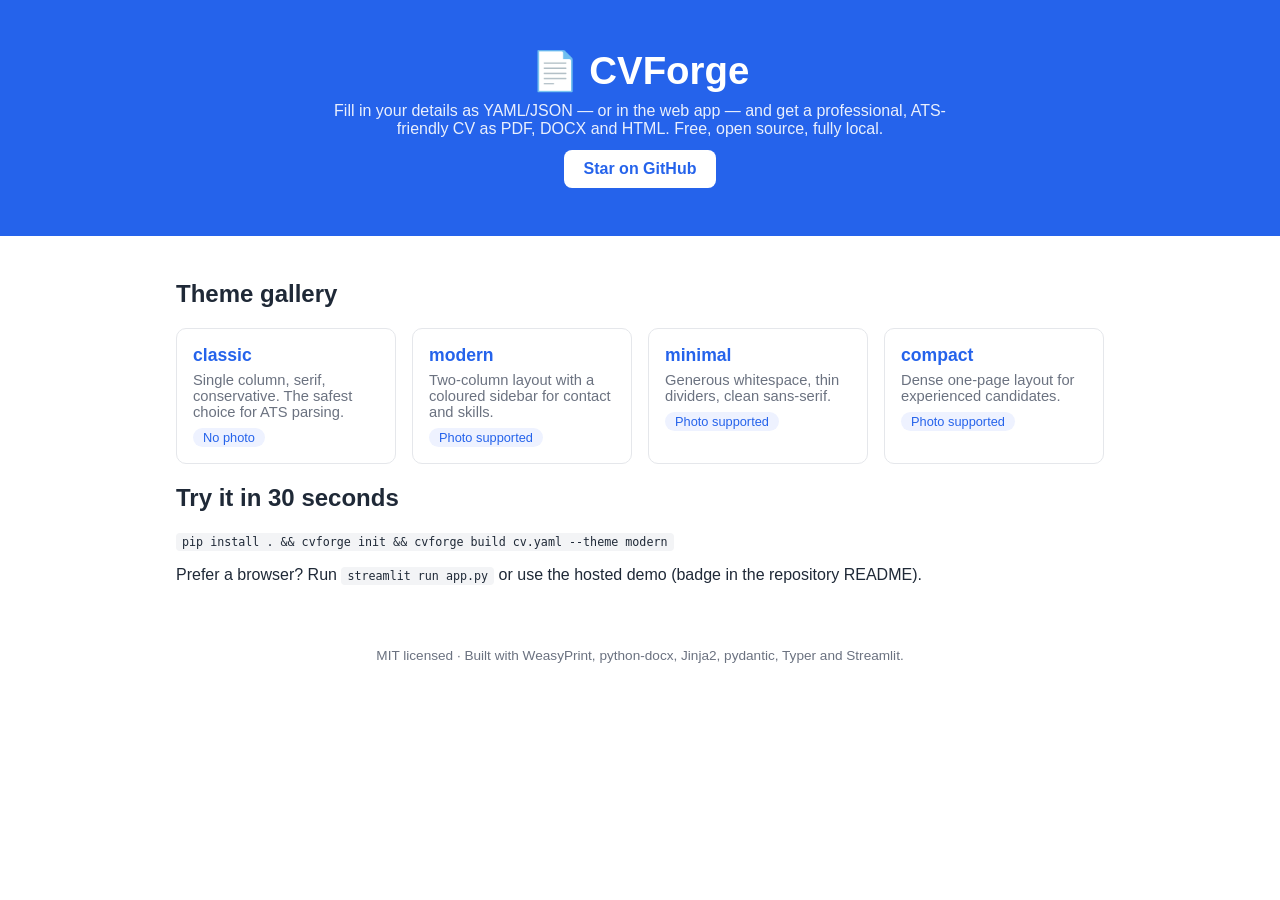
<file: docs/index.html>
<!doctype html>
<html lang="en">
<head>
<meta charset="utf-8">
<meta name="viewport" content="width=device-width, initial-scale=1">
<title>CVForge — professional, ATS-friendly CV generator</title>
<style>
  :root { --accent: #2563eb; --text: #1f2937; --muted: #6b7280; }
  * { box-sizing: border-box; }
  body { font-family: 'Segoe UI', Helvetica, Arial, sans-serif; color: var(--text); margin: 0; }
  header { background: var(--accent); color: #fff; padding: 48px 16px; text-align: center; }
  header h1 { margin: 0 0 8px; font-size: 2.4rem; }
  header p { opacity: 0.9; max-width: 640px; margin: 0 auto; }
  main { max-width: 960px; margin: 0 auto; padding: 24px 16px; }
  .cta { display: inline-block; background: #fff; color: var(--accent); border-radius: 8px;
         padding: 10px 20px; text-decoration: none; font-weight: 600; margin-top: 12px; }
  .grid { display: grid; grid-template-columns: repeat(auto-fit, minmax(210px, 1fr)); gap: 16px; }
  .card { border: 1px solid #e5e7eb; border-radius: 10px; padding: 16px; }
  .card h2 { margin: 0 0 6px; font-size: 1.1rem; color: var(--accent); }
  .card p { margin: 0; color: var(--muted); font-size: 0.92rem; }
  .badge { display: inline-block; background: #eef2ff; color: var(--accent);
           border-radius: 999px; padding: 2px 10px; font-size: 0.8rem; margin-top: 8px; }
  code { background: #f3f4f6; padding: 2px 6px; border-radius: 4px; font-size: 0.9em; }
  footer { text-align: center; color: var(--muted); padding: 24px; font-size: 0.85rem; }
</style>
</head>
<body>
<header>
  <h1>📄 CVForge</h1>
  <p>Fill in your details as YAML/JSON — or in the web app — and get a professional,
     ATS-friendly CV as PDF, DOCX and HTML. Free, open source, fully local.</p>
  <a class="cta" href="https://github.com/cvforge/cvforge">Star on GitHub</a>
</header>
<main>
  <h2>Theme gallery</h2>
  <div class="grid">
    <div class="card"><h2>classic</h2><p>Single column, serif, conservative. The safest
      choice for ATS parsing.</p><span class="badge">No photo</span></div>
    <div class="card"><h2>modern</h2><p>Two-column layout with a coloured sidebar for
      contact and skills.</p><span class="badge">Photo supported</span></div>
    <div class="card"><h2>minimal</h2><p>Generous whitespace, thin dividers, clean
      sans-serif.</p><span class="badge">Photo supported</span></div>
    <div class="card"><h2>compact</h2><p>Dense one-page layout for experienced
      candidates.</p><span class="badge">Photo supported</span></div>
  </div>

  <h2>Try it in 30 seconds</h2>
  <p><code>pip install . && cvforge init && cvforge build cv.yaml --theme modern</code></p>
  <p>Prefer a browser? Run <code>streamlit run app.py</code> or use the hosted demo
     (badge in the repository README).</p>
</main>
<footer>MIT licensed · Built with WeasyPrint, python-docx, Jinja2, pydantic, Typer and Streamlit.</footer>
</body>
</html>
</file>
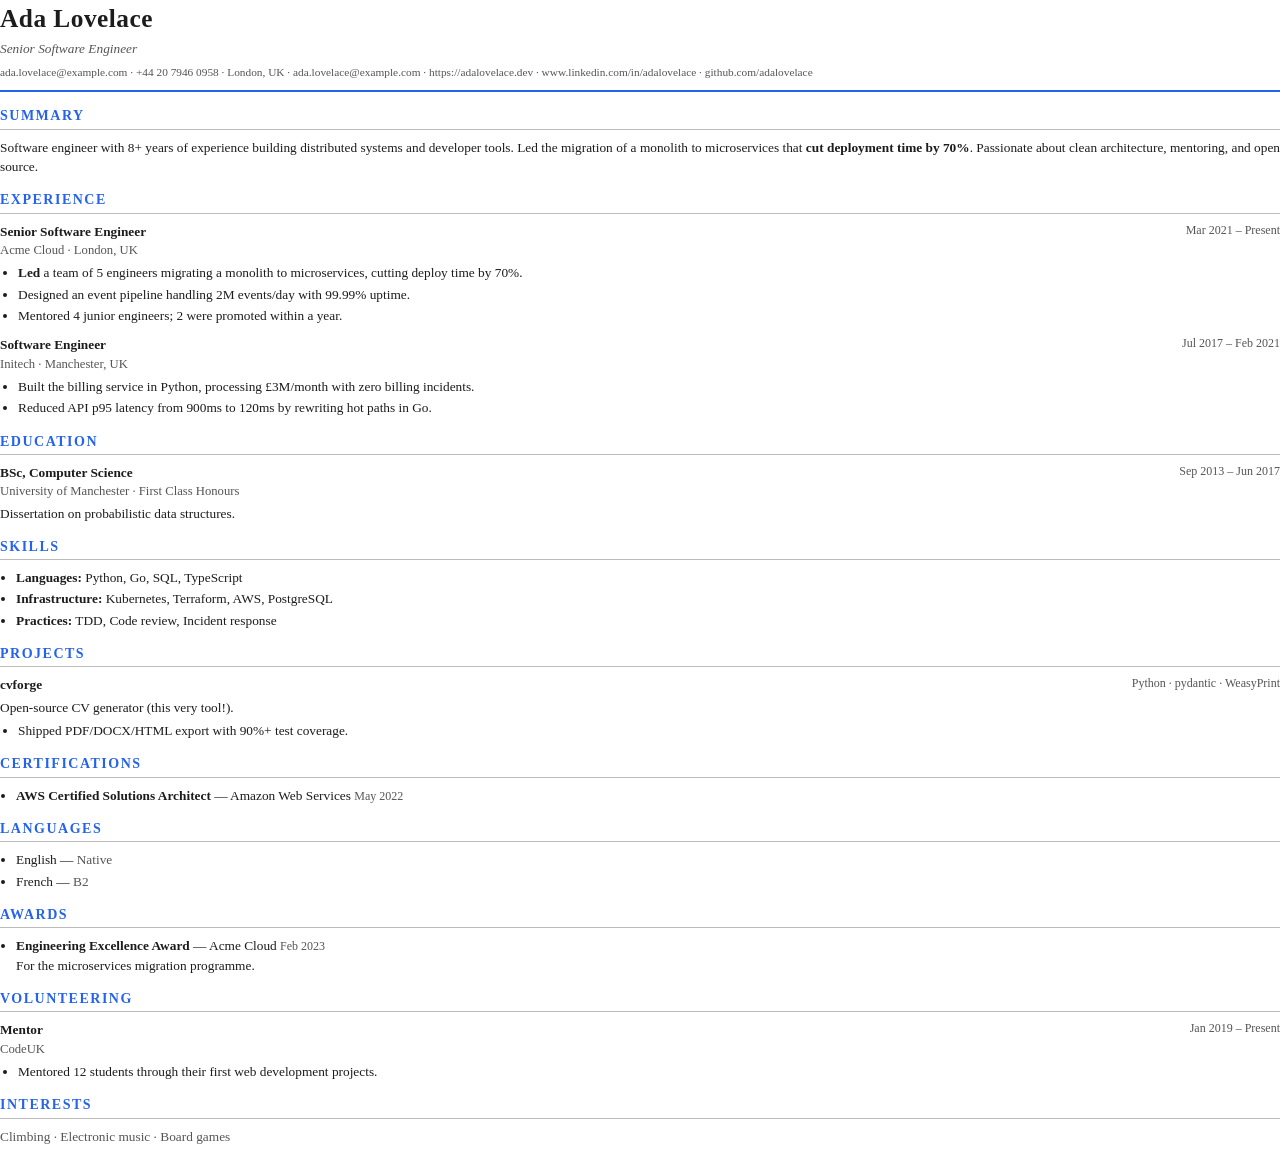
<file: demo_out/sample_cv_classic.html>
<!doctype html>
<html lang="en">
<head>
<meta charset="utf-8">
<title>Ada Lovelace — CV</title>
<style>
/* classic — single column, serif, conservative. Best for ATS. */
:root {
  --accent: #1a1a1a;
  --font-body: Georgia, &#39;Times New Roman&#39;, serif;
  --font-size: 10.5pt;
  --text: #1c1c1c;
  --muted: #555;
}
* { box-sizing: border-box; }
body {
  font-family: var(--font-body, Georgia, &#39;Times New Roman&#39;, serif);
  font-size: var(--font-size, 10.5pt);
  line-height: 1.45;
  color: var(--text);
  margin: 0;
}
.header { display: flex; gap: 14px; align-items: center; border-bottom: 2px solid var(--accent); padding-bottom: 10px; margin-bottom: 14px; }
.photo { width: 88px; height: 88px; border-radius: 50%; object-fit: cover; }
h1 { font-size: 1.9em; margin: 0; letter-spacing: 0.5px; }
.headline { margin: 2px 0 6px; font-style: italic; color: var(--muted); }
.contact { margin: 0; font-size: 0.85em; color: var(--muted); word-break: break-word; }
.section { margin-bottom: 14px; }
.section-title {
  font-size: 1.05em; text-transform: uppercase; letter-spacing: 1.5px;
  border-bottom: 1px solid #bbb; padding-bottom: 2px; margin: 0 0 8px; color: var(--accent);
}
.item { margin-bottom: 10px; page-break-inside: avoid; }
.item-head { display: flex; justify-content: space-between; gap: 12px; }
.item-title { font-weight: bold; }
.item-date { color: var(--muted); white-space: nowrap; font-size: 0.9em; }
.item-sub { color: var(--muted); font-size: 0.95em; }
.item-note { margin: 3px 0 0; }
.bullets { margin: 4px 0 0; padding-left: 18px; }
.bullets li { margin-bottom: 2px; }
.plain-list { margin: 0; padding-left: 16px; }
.plain-list li { margin-bottom: 2px; }
a { color: inherit; text-decoration: none; }
a:hover { text-decoration: underline; }
.summary { margin: 0; text-align: justify; }
.interests { margin: 0; color: var(--muted); }
.muted { color: var(--muted); }

</style>
<style>
:root {
  --accent: #2563EB;
  --font-size: 10pt;
}
@page { size: A4; margin: 16mm; }
* { -webkit-print-color-adjust: exact; print-color-adjust: exact; }
.photo { display: none; }
</style>
</head>
<body>
<header class="header">
  
  <div>
    <h1>Ada Lovelace</h1>
    <p class="headline">Senior Software Engineer</p>
    <p class="contact">ada.lovelace@example.com · +44 20 7946 0958 · London, UK · <a href="mailto:ada.lovelace@example.com">ada.lovelace@example.com</a> · <a href="https://adalovelace.dev">https://adalovelace.dev</a> · <a href="https://www.linkedin.com/in/adalovelace">www.linkedin.com/in/adalovelace</a> · <a href="https://github.com/adalovelace">github.com/adalovelace</a></p>
  </div>
</header>

<section class="section"><h2 class="section-title">Summary</h2><p class="summary">Software engineer with 8+ years of experience building distributed systems and developer tools. Led the migration of a monolith to microservices that <strong>cut deployment time by 70%</strong>. Passionate about clean architecture, mentoring, and open source.</p></section>


<section class="section"><h2 class="section-title">Experience</h2><div class="item">
  <div class="item-head"><span class="item-title">Senior Software Engineer</span><span class="item-date">Mar 2021 – Present</span></div>
  <div class="item-sub">Acme Cloud · London, UK</div>
  <ul class="bullets"><li><strong>Led</strong> a team of 5 engineers migrating a monolith to microservices, cutting deploy time by 70%.</li><li>Designed an event pipeline handling <a href="https://example.com/case-study">2M events/day</a> with 99.99% uptime.</li><li>Mentored 4 junior engineers; 2 were promoted within a year.</li></ul>
</div><div class="item">
  <div class="item-head"><span class="item-title">Software Engineer</span><span class="item-date">Jul 2017 – Feb 2021</span></div>
  <div class="item-sub">Initech · Manchester, UK</div>
  <ul class="bullets"><li>Built the billing service in Python, processing £3M/month with zero billing incidents.</li><li>Reduced API p95 latency from 900ms to 120ms by rewriting hot paths in Go.</li></ul>
</div></section>


<section class="section"><h2 class="section-title">Education</h2><div class="item">
  <div class="item-head"><span class="item-title">BSc, Computer Science</span><span class="item-date">Sep 2013 – Jun 2017</span></div>
  <div class="item-sub">University of Manchester · First Class Honours</div>
  <p class="item-note">Dissertation on probabilistic data structures.</p>
</div></section>


<section class="section"><h2 class="section-title">Skills</h2><ul class="plain-list">
<li><span class="item-title">Languages:</span> Python, Go, SQL, TypeScript</li>
<li><span class="item-title">Infrastructure:</span> Kubernetes, Terraform, AWS, PostgreSQL</li>
<li><span class="item-title">Practices:</span> TDD, Code review, Incident response</li>
</ul></section>


<section class="section"><h2 class="section-title">Projects</h2><div class="item">
  <div class="item-head"><span class="item-title"><a href="https://github.com/adalovelace/cvforge">cvforge</a></span><span class="item-date">Python · pydantic · WeasyPrint</span></div>
  <p class="item-note">Open-source CV generator (this very tool!).</p>
  <ul class="bullets"><li>Shipped PDF/DOCX/HTML export with 90%+ test coverage.</li></ul>
</div></section>


<section class="section"><h2 class="section-title">Certifications</h2><ul class="plain-list">
<li><span class="item-title"><a href="https://aws.amazon.com/verification">AWS Certified Solutions Architect</a></span> — Amazon Web Services <span class="item-date">May 2022</span></li>
</ul></section>


<section class="section"><h2 class="section-title">Languages</h2><ul class="plain-list">
<li>English — <span class="muted">Native</span></li>
<li>French — <span class="muted">B2</span></li>
</ul></section>


<section class="section"><h2 class="section-title">Awards</h2><ul class="plain-list">
<li><span class="item-title">Engineering Excellence Award</span> — Acme Cloud <span class="item-date">Feb 2023</span><br>For the microservices migration programme.</li>
</ul></section>



<section class="section"><h2 class="section-title">Volunteering</h2><div class="item">
  <div class="item-head"><span class="item-title">Mentor</span><span class="item-date">Jan 2019 – Present</span></div>
  <div class="item-sub">CodeUK</div>
  <ul class="bullets"><li>Mentored 12 students through their first web development projects.</li></ul>
</div></section>


<section class="section"><h2 class="section-title">Interests</h2><p class="interests">Climbing · Electronic music · Board games</p></section>

</body>
</html>
</file>
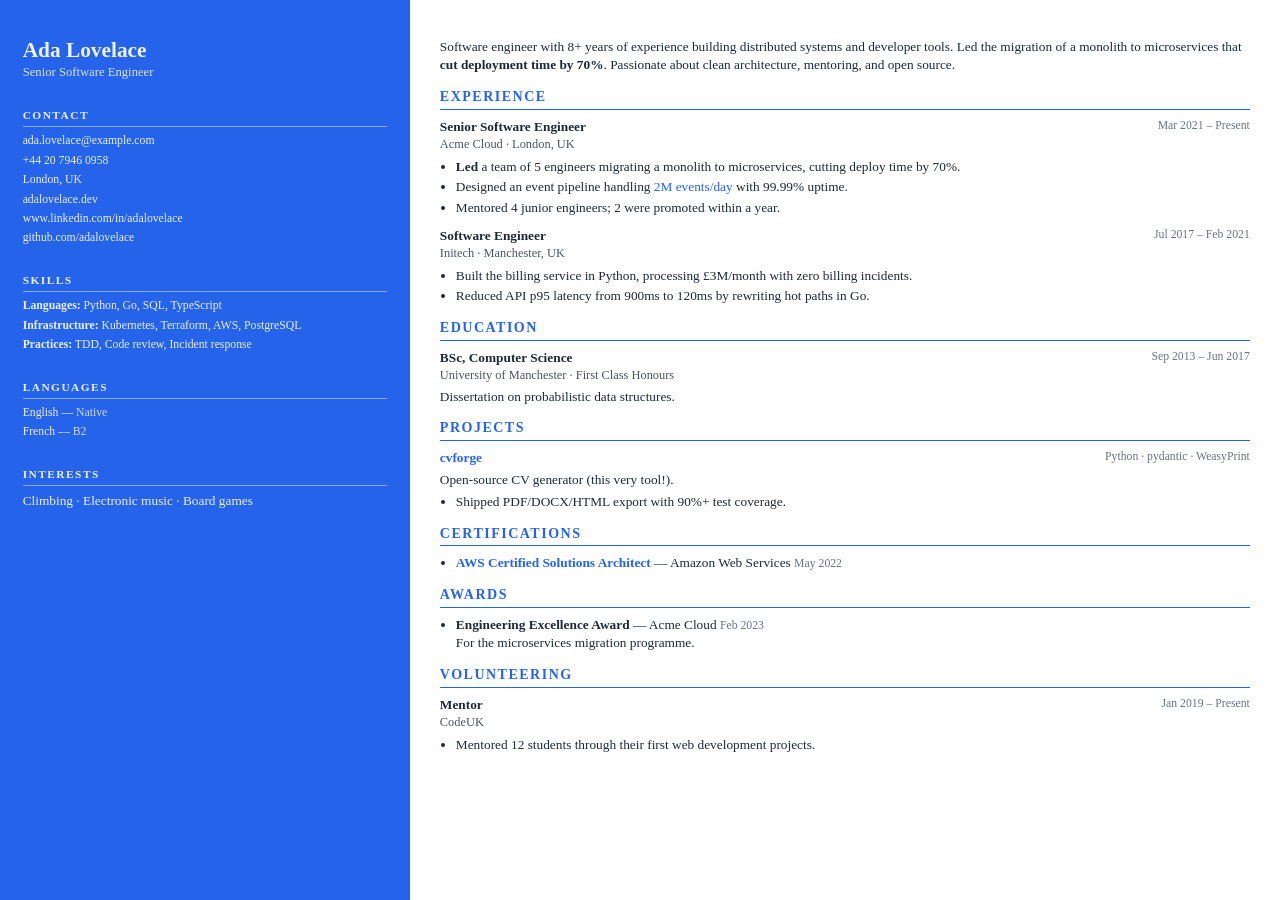
<file: demo_out/sample_cv_modern.html>
<!doctype html>
<html lang="en">
<head>
<meta charset="utf-8">
<title>Ada Lovelace — CV</title>
<style>
/* modern — two-column layout with a coloured sidebar for contact and skills. */
:root {
  --accent: #2563EB;
  --font-body: &#39;Helvetica Neue&#39;, Arial, &#39;Noto Sans&#39;, sans-serif;
  --font-size: 10pt;
  --text: #1f2937;
  --side-text: #eef2ff;
}
* { box-sizing: border-box; }
body {
  font-family: var(--font-body, &#39;Helvetica Neue&#39;, Arial, sans-serif);
  font-size: var(--font-size, 10pt);
  line-height: 1.4;
  color: var(--text);
  margin: 0;
}
.layout { display: flex; min-height: 100vh; }
.sidebar {
  width: 32%; min-width: 58mm; background: var(--accent); color: var(--side-text);
  padding: 10mm 6mm; page-break-inside: avoid;
}
.main { flex: 1; padding: 10mm 8mm; }
.photo { width: 30mm; height: 30mm; border-radius: 50%; object-fit: cover; display: block; margin-bottom: 6mm; }
h1 { font-size: 1.6em; margin: 0 0 2px; line-height: 1.15; }
.headline { margin: 0; font-size: 0.95em; opacity: 0.9; }
.sidebar h2 {
  font-size: 0.85em; text-transform: uppercase; letter-spacing: 1.5px;
  border-bottom: 1px solid rgba(255, 255, 255, 0.45); padding-bottom: 2px; margin: 0 0 6px;
}
.side-block { margin-bottom: 7mm; }
.side-list, .sidebar .plain-list { list-style: none; padding: 0; margin: 0; font-size: 0.88em; }
.side-list li, .sidebar .plain-list li { margin-bottom: 3px; word-break: break-word; }
.sidebar a { color: inherit; }
.section { margin-bottom: 12px; }
.section-title {
  font-size: 1.05em; text-transform: uppercase; letter-spacing: 1.5px;
  color: var(--accent); border-bottom: 1.5px solid var(--accent);
  padding-bottom: 2px; margin: 0 0 8px;
}
.item { margin-bottom: 9px; page-break-inside: avoid; }
.item-head { display: flex; justify-content: space-between; gap: 12px; }
.item-title { font-weight: bold; }
.item-date { color: #6b7280; white-space: nowrap; font-size: 0.88em; }
.item-sub { color: #4b5563; font-size: 0.93em; }
.item-note { margin: 3px 0 0; }
.bullets { margin: 4px 0 0; padding-left: 16px; }
.bullets li { margin-bottom: 2px; }
.plain-list { margin: 0; padding-left: 16px; }
.plain-list li { margin-bottom: 2px; }
a { color: var(--accent); text-decoration: none; }
.summary { margin: 0 0 12px; }
.interests { margin: 0; }
.muted { opacity: 0.85; }

</style>
<style>
:root {
  --accent: #2563EB;
  --font-size: 10pt;
}
@page { size: A4; margin: 16mm; }
* { -webkit-print-color-adjust: exact; print-color-adjust: exact; }
</style>
</head>
<body>
<div class="layout">
<aside class="sidebar">
  
  <div class="side-block">
    <h1>Ada Lovelace</h1>
    <p class="headline">Senior Software Engineer</p>
  </div>
  <div class="side-block">
    <h2>Contact</h2>
    <ul class="plain-list side-list">
      <li><a href="mailto:ada.lovelace@example.com">ada.lovelace@example.com</a></li>
      <li>+44 20 7946 0958</li>
      <li>London, UK</li>
      <li><a href="https://adalovelace.dev">adalovelace.dev</a></li>
      <li><a href="https://www.linkedin.com/in/adalovelace">www.linkedin.com/in/adalovelace</a></li>
      <li><a href="https://github.com/adalovelace">github.com/adalovelace</a></li>
    </ul>
  </div>
  
  <div class="side-block"><h2>Skills</h2><ul class="plain-list">
<li><span class="item-title">Languages:</span> Python, Go, SQL, TypeScript</li>
<li><span class="item-title">Infrastructure:</span> Kubernetes, Terraform, AWS, PostgreSQL</li>
<li><span class="item-title">Practices:</span> TDD, Code review, Incident response</li>
</ul></div>
  
  
  <div class="side-block"><h2>Languages</h2><ul class="plain-list">
<li>English — <span class="muted">Native</span></li>
<li>French — <span class="muted">B2</span></li>
</ul></div>
  
  
  <div class="side-block"><h2>Interests</h2><p class="interests">Climbing · Electronic music · Board games</p></div>
  
</aside>
<main class="main">
  
  <p class="summary">Software engineer with 8+ years of experience building distributed systems and developer tools. Led the migration of a monolith to microservices that <strong>cut deployment time by 70%</strong>. Passionate about clean architecture, mentoring, and open source.</p>
  
  
  <section class="section"><h2 class="section-title">Experience</h2><div class="item">
  <div class="item-head"><span class="item-title">Senior Software Engineer</span><span class="item-date">Mar 2021 – Present</span></div>
  <div class="item-sub">Acme Cloud · London, UK</div>
  <ul class="bullets"><li><strong>Led</strong> a team of 5 engineers migrating a monolith to microservices, cutting deploy time by 70%.</li><li>Designed an event pipeline handling <a href="https://example.com/case-study">2M events/day</a> with 99.99% uptime.</li><li>Mentored 4 junior engineers; 2 were promoted within a year.</li></ul>
</div><div class="item">
  <div class="item-head"><span class="item-title">Software Engineer</span><span class="item-date">Jul 2017 – Feb 2021</span></div>
  <div class="item-sub">Initech · Manchester, UK</div>
  <ul class="bullets"><li>Built the billing service in Python, processing £3M/month with zero billing incidents.</li><li>Reduced API p95 latency from 900ms to 120ms by rewriting hot paths in Go.</li></ul>
</div></section>
  
  
  <section class="section"><h2 class="section-title">Education</h2><div class="item">
  <div class="item-head"><span class="item-title">BSc, Computer Science</span><span class="item-date">Sep 2013 – Jun 2017</span></div>
  <div class="item-sub">University of Manchester · First Class Honours</div>
  <p class="item-note">Dissertation on probabilistic data structures.</p>
</div></section>
  
  
  <section class="section"><h2 class="section-title">Projects</h2><div class="item">
  <div class="item-head"><span class="item-title"><a href="https://github.com/adalovelace/cvforge">cvforge</a></span><span class="item-date">Python · pydantic · WeasyPrint</span></div>
  <p class="item-note">Open-source CV generator (this very tool!).</p>
  <ul class="bullets"><li>Shipped PDF/DOCX/HTML export with 90%+ test coverage.</li></ul>
</div></section>
  
  
  <section class="section"><h2 class="section-title">Certifications</h2><ul class="plain-list">
<li><span class="item-title"><a href="https://aws.amazon.com/verification">AWS Certified Solutions Architect</a></span> — Amazon Web Services <span class="item-date">May 2022</span></li>
</ul></section>
  
  
  <section class="section"><h2 class="section-title">Awards</h2><ul class="plain-list">
<li><span class="item-title">Engineering Excellence Award</span> — Acme Cloud <span class="item-date">Feb 2023</span><br>For the microservices migration programme.</li>
</ul></section>
  
  
  
  <section class="section"><h2 class="section-title">Volunteering</h2><div class="item">
  <div class="item-head"><span class="item-title">Mentor</span><span class="item-date">Jan 2019 – Present</span></div>
  <div class="item-sub">CodeUK</div>
  <ul class="bullets"><li>Mentored 12 students through their first web development projects.</li></ul>
</div></section>
  
</main>
</div>
</body>
</html>
</file>
